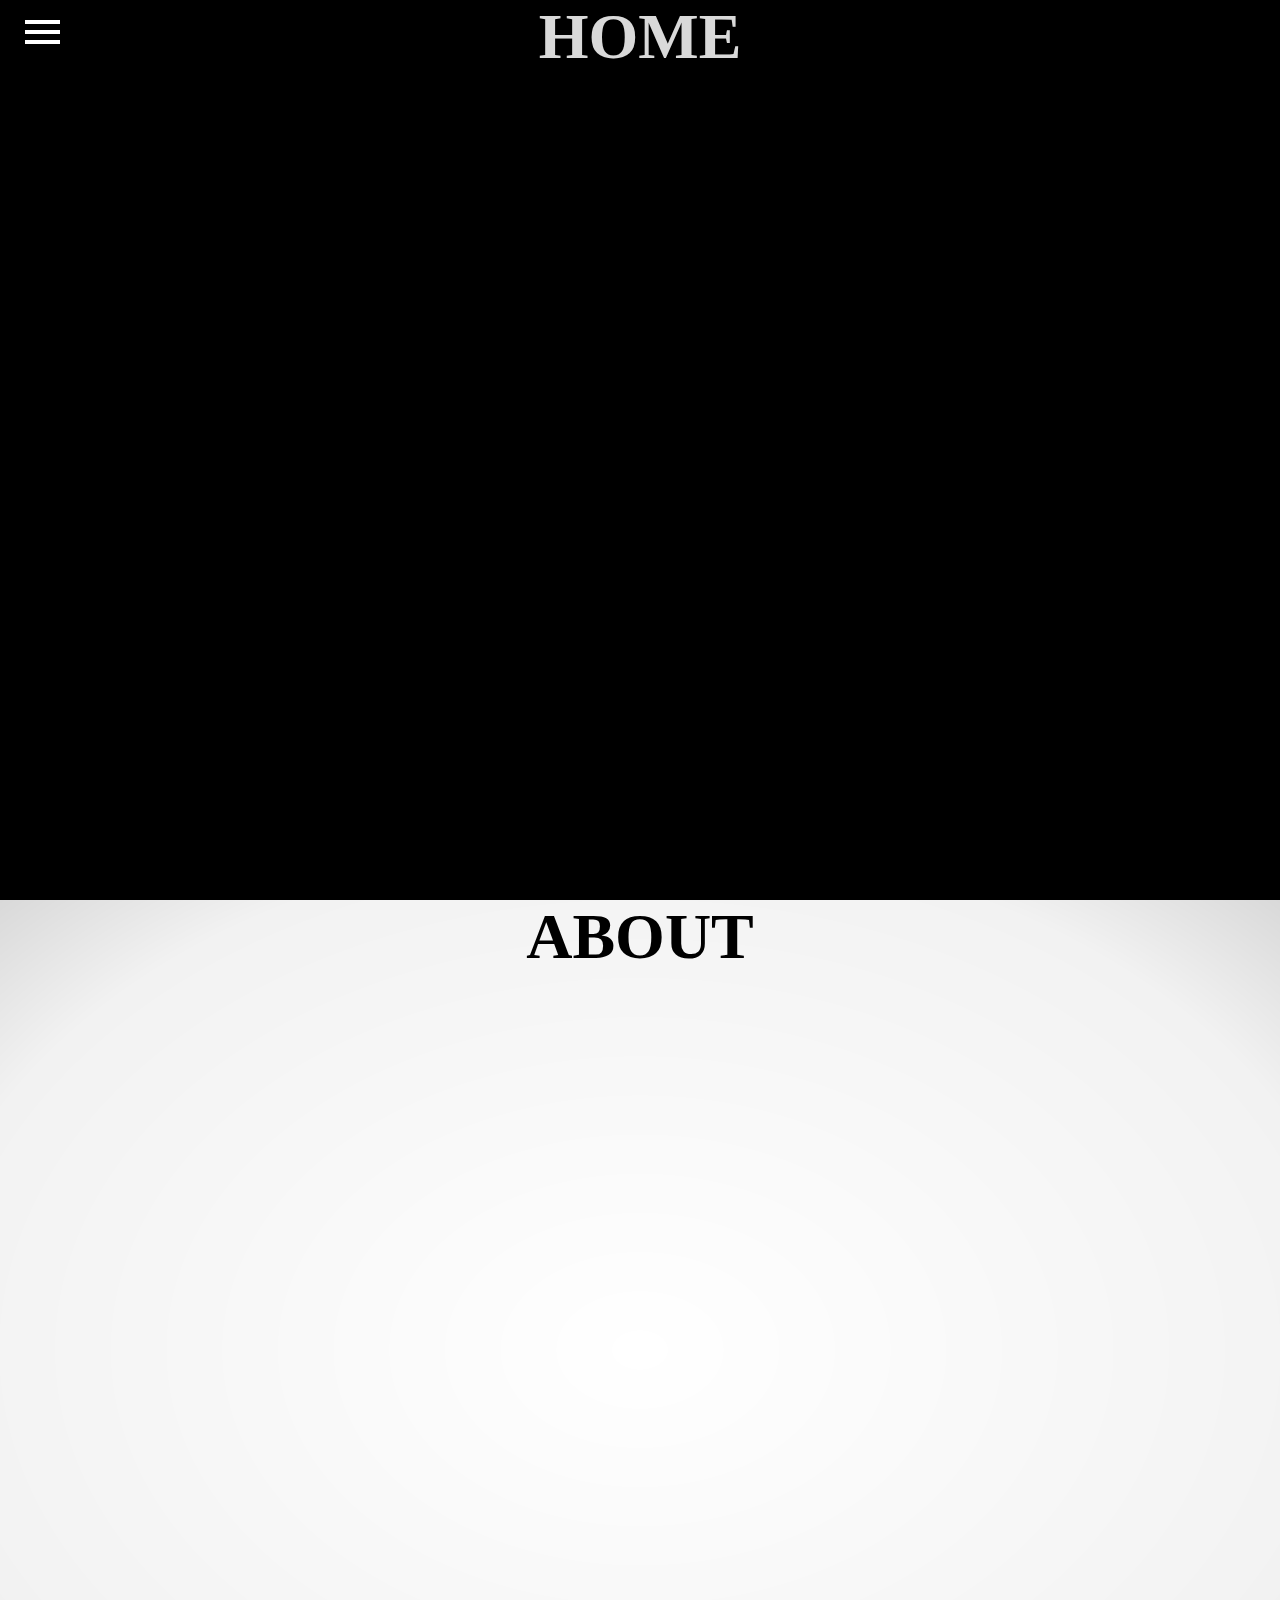
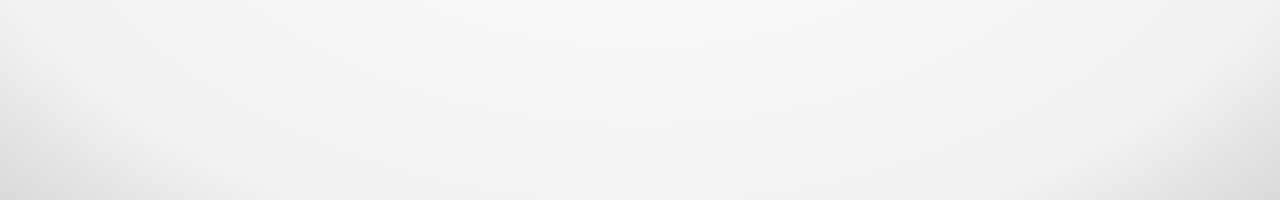
<file: port/index.html>
<!DOCTYPE html>
<html lang="ko">
<head>
  <meta charset="UTF-8">
  <meta http-equiv="X-UA-Compatible" content="IE=edge">
  <meta name="viewport" content="width=device-width, initial-scale=1.0">
  <link rel="stylesheet" href="./css/reset.css">
  <link rel="stylesheet" href="./css/style.css">
  <title>PORTFOLIO</title>
</head>
<body>
  <input type="radio" name="tab" id="menu">

  <div class="container">
    <input type="radio" name="tab" id="home" checked>
    <section class="home">
      <h1 class="title">HOME</h1>

      <label for="home"></label>
    </section>

    <input type="radio" name="tab" id="about">
    <section>
      <h1 class="title">ABOUT</h1>

      <label for="about"></label>
    </section>


    <div class="menu">
      <div>
        <label for="menu"></label>
        <label for="home"></label>
      </div>
    </div>
  </div>
</body>
</html>
</file>
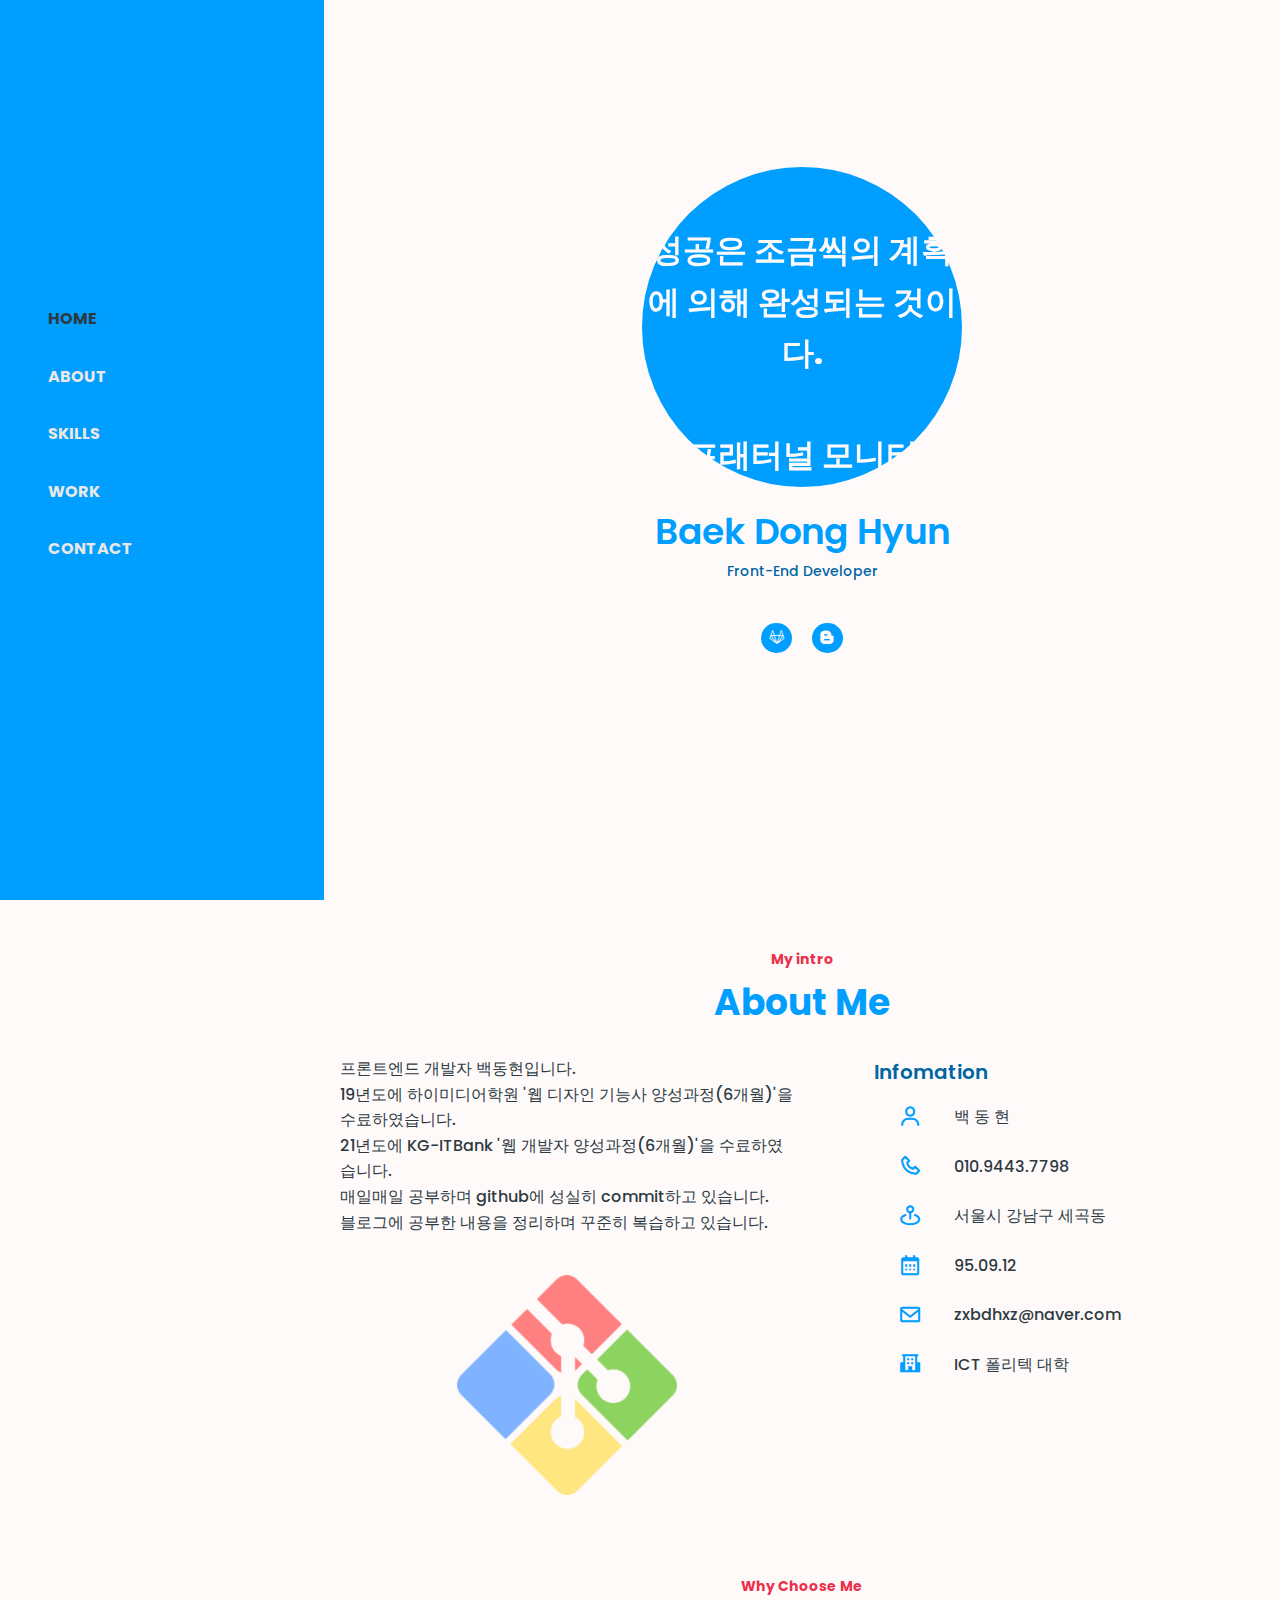
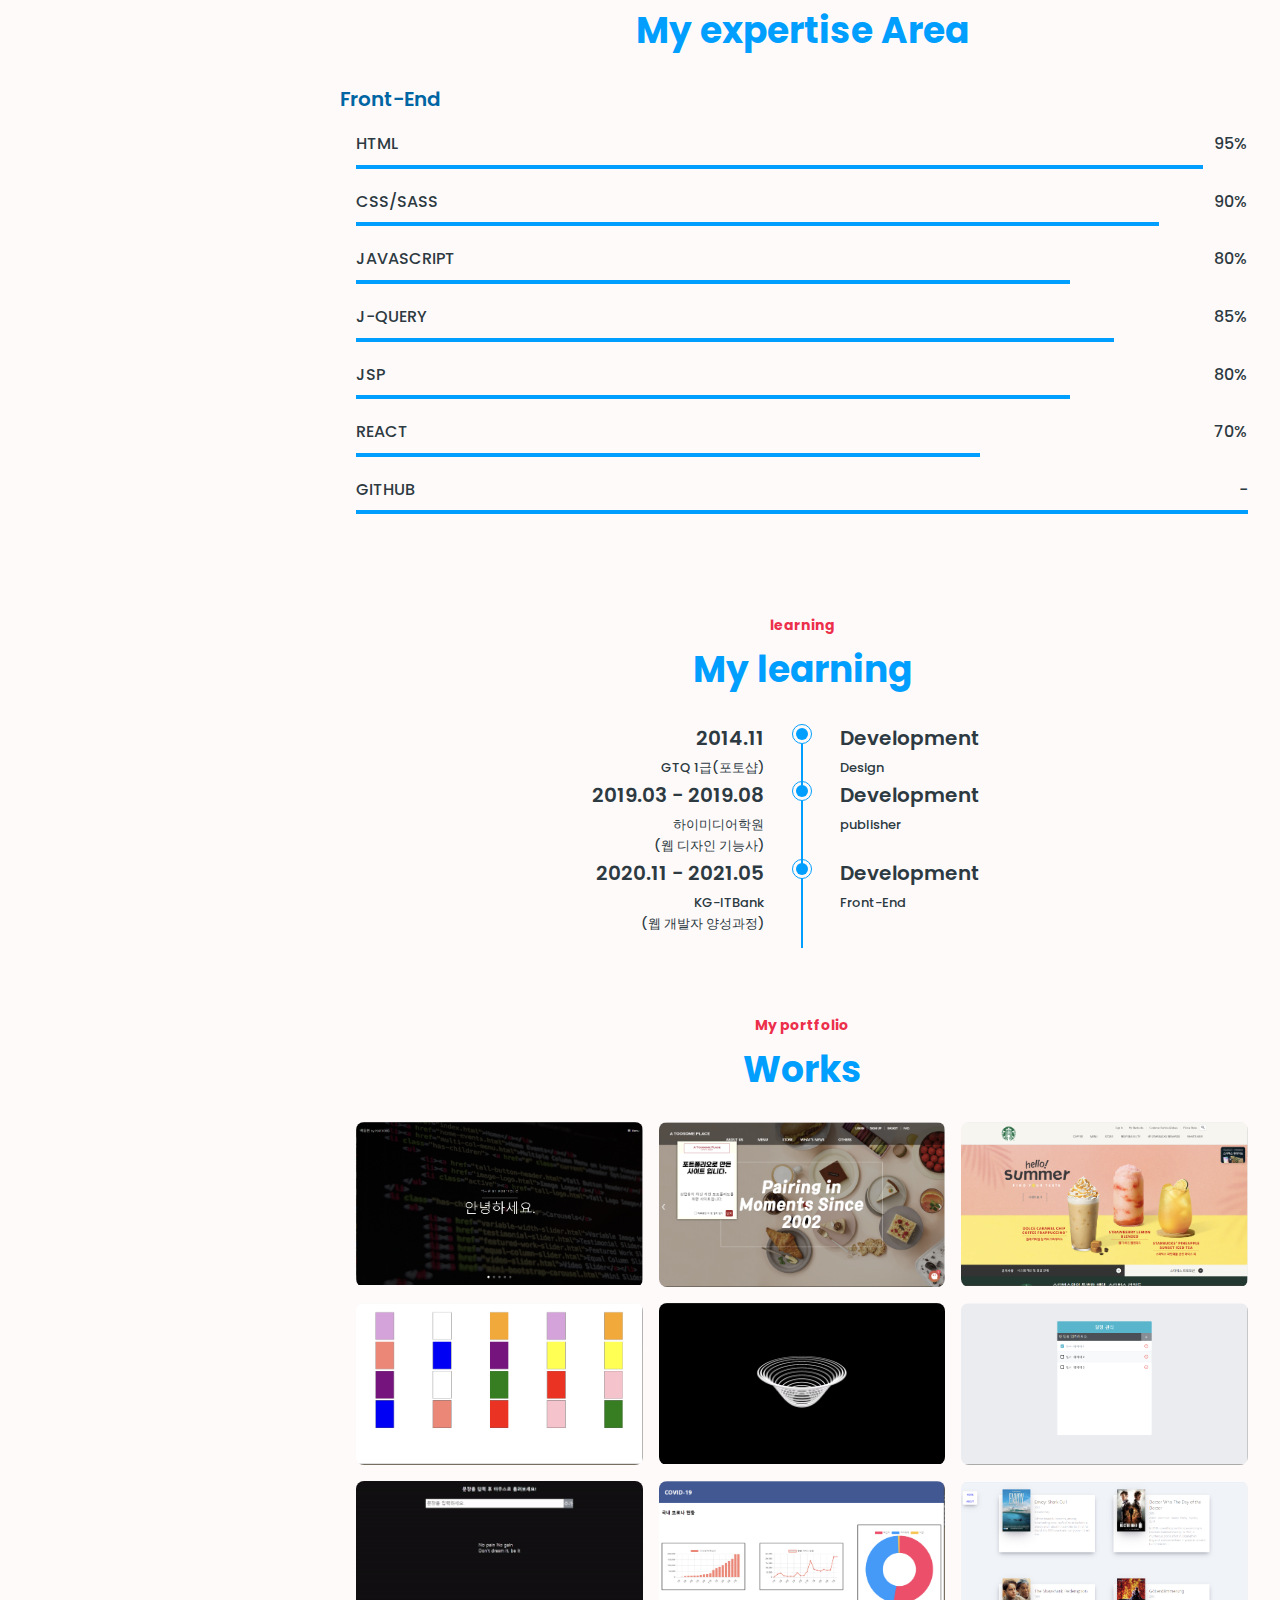
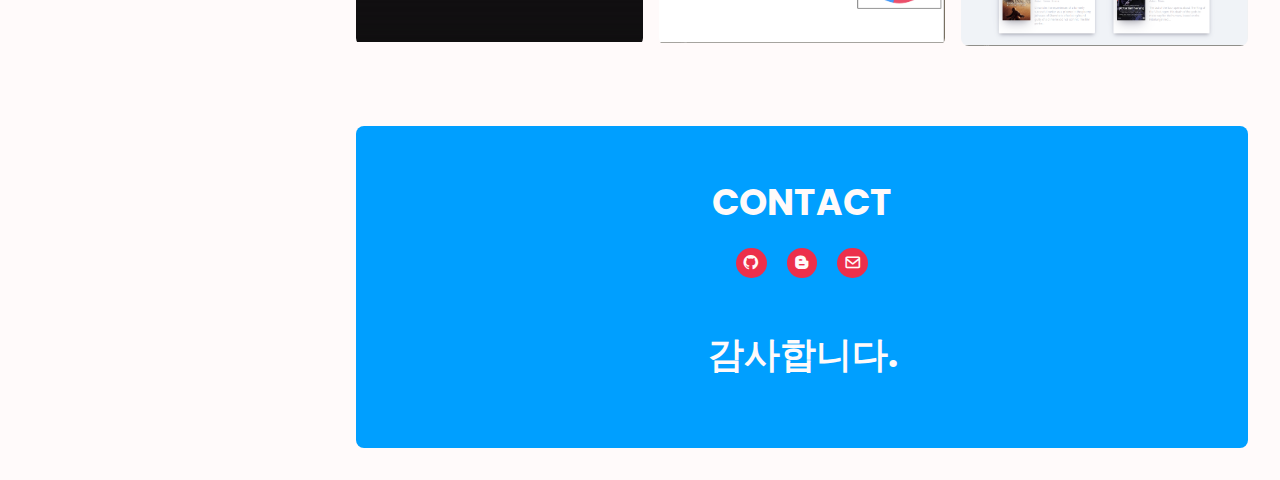
<file: realTem/template2/index.html>
<!DOCTYPE html>
<html lang="ko">
<head>
  <meta charset="UTF-8">
  <meta http-equiv="X-UA-Compatible" content="IE=edge">
  <meta name="viewport" content="width=device-width, initial-scale=1.0">
  <!-- CSS -->
  <link rel="stylesheet" href="./css/reset.css">
  <link rel="stylesheet" href="./css/style.css">

  <!-- icons -->
  <link rel='stylesheet' href='https://unpkg.com/boxicons@2.0.9/css/boxicons.min.css'>
  
  <!-- JavaScript -->
  <script src="./js/main.js" defer></script>

  <title>Front-End-Devloper Portfolio</title>
</head>
<body>
  <!-- HEADER -->
  <header class="l-header">
    <nav class="nav bg-grid">
      <div class="nav__toggle" id="nav-toggle">
        <i class='bx bx-menu'></i>
      </div>

      <div>
        <a href="#" class="nav__logo">DONGHYUN</a>
      </div>

      <div class="nav__menu" id="nav-menu">
        <div class="nav__close" id="nav-close">
          <i class='bx bx-x' ></i>
        </div>

        <ul class="nav__list">
          <li class="nav__item"><a href="#home" class="nav__link active">HOME</a></li>
          <li class="nav__item"><a href="#about" class="nav__link">ABOUT</a></li>
          <li class="nav__item"><a href="#skills" class="nav__link">SKILLS</a></li>
          <li class="nav__item"><a href="#works" class="nav__link">WORK</a></li>
          <li class="nav__item"><a href="#contact" class="nav__link">CONTACT</a></li>
        </ul>
      </div>
    </nav>
  </header>

  <!-- main -->
  <main class="l-main">
    <!-- HOME -->
    <section class="home" id="home">
      <div class="home__container bg-grid">
        <div class="home__data">
          <div class="home__img">
            <h1 class="title-text front"><br/>성공은 조금씩의 계획에 의해 완성되는 것이다.<br/><br/>프래터널 모니터</h1>
            <h1 class="title-text back">단계적인 계획 수립으로<br/>팀원들의 시너지를<br/>극대화 시켜주는<br/>개발자 백동현입니다.</h1>
          </div>

          <h1 class="home__title">Baek Dong Hyun</h1>
          <span class="home__profession">Front-End Developer</span>

          <div class="home__social">
            <a href="https://github.com/dohy-9443" class="home__social-link"><i class='bx bxl-gitlab' ></i></a>
            <a href="https://velog.io/@dohy9443" class="home__social-link"><i class='bx bxl-blogger' ></i></a>
          </div>
        </div>
      </div>
    </section>

    <section class="about section" id="about">
      <span class="section-subtitle">My intro</span>
      <h2 class="section-title">About Me</h2>

      <div class="about__container bg-gird">
        <div class="about__data">
          <p class="about__description">
            프론트엔드 개발자 백동현입니다.<br/>
            19년도에 하이미디어학원 '웹 디자인 기능사 양성과정(6개월)'을 수료하였습니다.<br/>
            21년도에 KG-ITBank '웹 개발자 양성과정(6개월)'을 수료하였습니다.<br/>
            매일매일 공부하며 github에 성실히 commit하고 있습니다.<br/>
            블로그에 공부한 내용을 정리하며 꾸준히 복습하고 있습니다.
          </p>
          <img src="./img/git.png" alt="" class="about__img">
        </div>

        <div class="about__information">
          <h3 class="about__information-title">Infomation</h3>
          <div class="about__information-data">
            <i class='bx bx-user about__information-icon' ></i>
            <span>백 동 현</span>
          </div>
          <div class="about__information-data">
            <i class='bx bx-phone about__information-icon' ></i>
            <span>010.9443.7798</span>
          </div>
          <div class="about__information-data">
            <i class='bx bx-map-pin about__information-icon' ></i>
            <span>서울시 강남구 세곡동</span>
          </div>
          <div class="about__information-data">
            <i class='bx bx-calendar about__information-icon' ></i>
            <span>95.09.12</span>
          </div>
          <div class="about__information-data">
            <i class='bx bx-envelope about__information-icon' ></i>
            <span>zxbdhxz@naver.com</span>
          </div>
          <div class="about__information-data">
            <i class='bx bxs-school about__information-icon' ></i>
            <span>ICT 폴리텍 대학</span>
          </div>
        </div>
      </div>
    </section>
    <!-- SKILLS -->
    <section class="skills section" id="skills">
      <span class="section-subtitle">Why Choose Me</span>
      <h2 class="section-title">My expertise Area</h2>

      <div class="skills__container bg-gird">
        <div class="skills__content">
          <h3 class="skills__subtitle">Front-End</h3>

          <div class="skills__data">
            <span class="skills__name">HTML</span>
            <span class="skills__number">95%</span>
            <span class="skills__bar skills__html"></span>
          </div>
          
          <div class="skills__data">
            <span class="skills__name">CSS/SASS</span>
            <span class="skills__number">90%</span>
            <span class="skills__bar skills__css"></span>
          </div>
          
          <div class="skills__data">
            <span class="skills__name">Javascript</span>
            <span class="skills__number">80%</span>
            <span class="skills__bar skills__js"></span>
          </div>
          
          <div class="skills__data">
            <span class="skills__name">j-Query</span>
            <span class="skills__number">85%</span>
            <span class="skills__bar skills__jq"></span>
          </div>
          
          <div class="skills__data">
            <span class="skills__name">JSP</span>
            <span class="skills__number">80%</span>
            <span class="skills__bar skills__jsp"></span>
          </div>
          
          <div class="skills__data">
            <span class="skills__name">React</span>
            <span class="skills__number">70%</span>
            <span class="skills__bar skills__react"></span>
          </div>
          
          <div class="skills__data">
            <span class="skills__name">Github</span>
            <span class="skills__number">-</span>
            <span class="skills__bar skills__git"></span>
          </div>
          
        </div>
      </div>
    </section>

    <section class="education section">
      <span class="section-subtitle">learning</span>
      <h2 class="section-title">My learning</h2>

      <div class="education__contaioner bg-grid">
        <div class="education__content">

          <div>
            <h3 class="education__year">2014.11</h3>
            <span class="education__school">GTQ 1급(포토샵)</span>
          </div>

          <div class="education__time">
            <span class="education__rounder"></span>
            <span class="education__line"></span>
          </div>

          <div>
            <h3 class="education__race">Development</h3>
            <span class="education__specialty">Design</span>
          </div>

          <div>
            <h3 class="education__year">2019.03 - 2019.08</h3>
            <span class="education__school">하이미디어학원<br/>(웹 디자인 기능사)</span>
          </div>

          <div class="education__time">
            <span class="education__rounder"></span>
            <span class="education__line"></span>
          </div>

          <div>
            <h3 class="education__race">Development</h3>
            <span class="education__specialty">publisher</span>
          </div>

          <div>
            <h3 class="education__year">2020.11 - 2021.05</h3>
            <span class="education__school">KG-ITBank<br/>(웹 개발자 양성과정)</span>
          </div>

          <div class="education__time">
            <span class="education__rounder"></span>
            <span class="education__line"></span>
          </div>

          <div>
            <h3 class="education__race">Development</h3>
            <span class="education__specialty">Front-End</span>
          </div>
        </div>
      </div>
    </section>

    <!-- WORK -->
    <section class="works section" id="works">
      <span class="section-subtitle">My portfolio</span>
      <h2 class="section-title">Works</h2>

      <div class="works__container bg-grid">
        <div class="works__img">
          <img src="./img/old.PNG" alt="">

          <div class="works__data">
            <a href="http://backdonghyun.com/" class="works__link"><i class='bx bx-link-alt' ></i></a>
            <span class="works__title">예전 포트폴리오</span>
          </div>
        </div>
        
        <div class="works__img">
          <img src="./img/twosome1.PNG" alt="">

          <div class="works__data">
            <a href="http://ec2-15-164-100-122.ap-northeast-2.compute.amazonaws.com/" class="works__link"><i class='bx bx-link-alt' ></i></a>
            <span class="works__title">투썸 플레이스</span>
          </div>
        </div>
        
        <div class="works__img">
          <img src="./img/starbucks.PNG" alt="">

          <div class="works__data">
            <a href="https://dohy-9443.github.io/starbucks_copy/" class="works__link"><i class='bx bx-link-alt' ></i></a>
            <span class="works__title">스타벅스</span>
          </div>
        </div>
        
        <div class="works__img">
          <img src="./img/card.PNG" alt="">

          <div class="works__data">
            <a href="https://dohy-9443.github.io/Cards/" class="works__link"><i class='bx bx-link-alt' ></i></a>
            <span class="works__title">Card 뒤집기</span>
          </div>
        </div>
        
        <div class="works__img">
          <img src="./img/3d.gif" alt="">

          <div class="works__data">
            <a href="https://dohy-9443.github.io/3D_Circle_wave/" class="works__link"><i class='bx bx-link-alt' ></i></a>
            <span class="works__title">리액트 미니1(3D 원)</span>
          </div>
        </div>
        
        <div class="works__img">
          <img src="./img/todo.PNG" alt="">

          <div class="works__data">
            <a href="https://dohy-9443.github.io/react-todo-app/" class="works__link"><i class='bx bx-link-alt' ></i></a>
            <span class="works__title">리액트 미니2(todo)</span>
          </div>
        </div>
        
        <div class="works__img">
          <img src="./img/smoke.gif" alt="">

          <div class="works__data">
            <a href="https://dohy-9443.github.io/input-smoke/" class="works__link"><i class='bx bx-link-alt' ></i></a>
            <span class="works__title">리액트 미니3(input-smoke)</span>
          </div>
        </div>
        
        <div class="works__img">
          <img src="./img/covid-19.PNG" alt="">

          <div class="works__data">
            <a href="https://dohy-9443.github.io/COVID-19/" class="works__link"><i class='bx bx-link-alt' ></i></a>
            <span class="works__title">리액트 미니4(COVID-19)</span>
          </div>
        </div>
        
        <div class="works__img">
          <img src="./img/movie.PNG" alt="">

          <div class="works__data">
            <a href="https://dohy-9443.github.io/movie-app/#/" class="works__link"><i class='bx bx-link-alt' ></i></a>
            <span class="works__title">리액트 미니5(movie-app)</span>
          </div>
        </div>
      </div>
    </section>
    <section class="footer section" id="contact">
      <div class="footer__container bg-grid">
        <h1 class="footer__title">CONTACT</h1>
        <div class="footer__social">
          <a href="https://github.com/dohy-9443" class="footer__link"><i class='bx bxl-github' ></i></a>
          <a href="https://velog.io/@dohy9443" class="footer__link"><i class='bx bxl-blogger' ></i></a>
          <a href="www.zxbdhxz.com" class="footer__link"><i class='bx bx-envelope' ></i></a>
        </div>

        <h2 class="footer__title">감사합니다.</h2>
      </div>
    </section>
  </main>
</body>
</html>
</file>
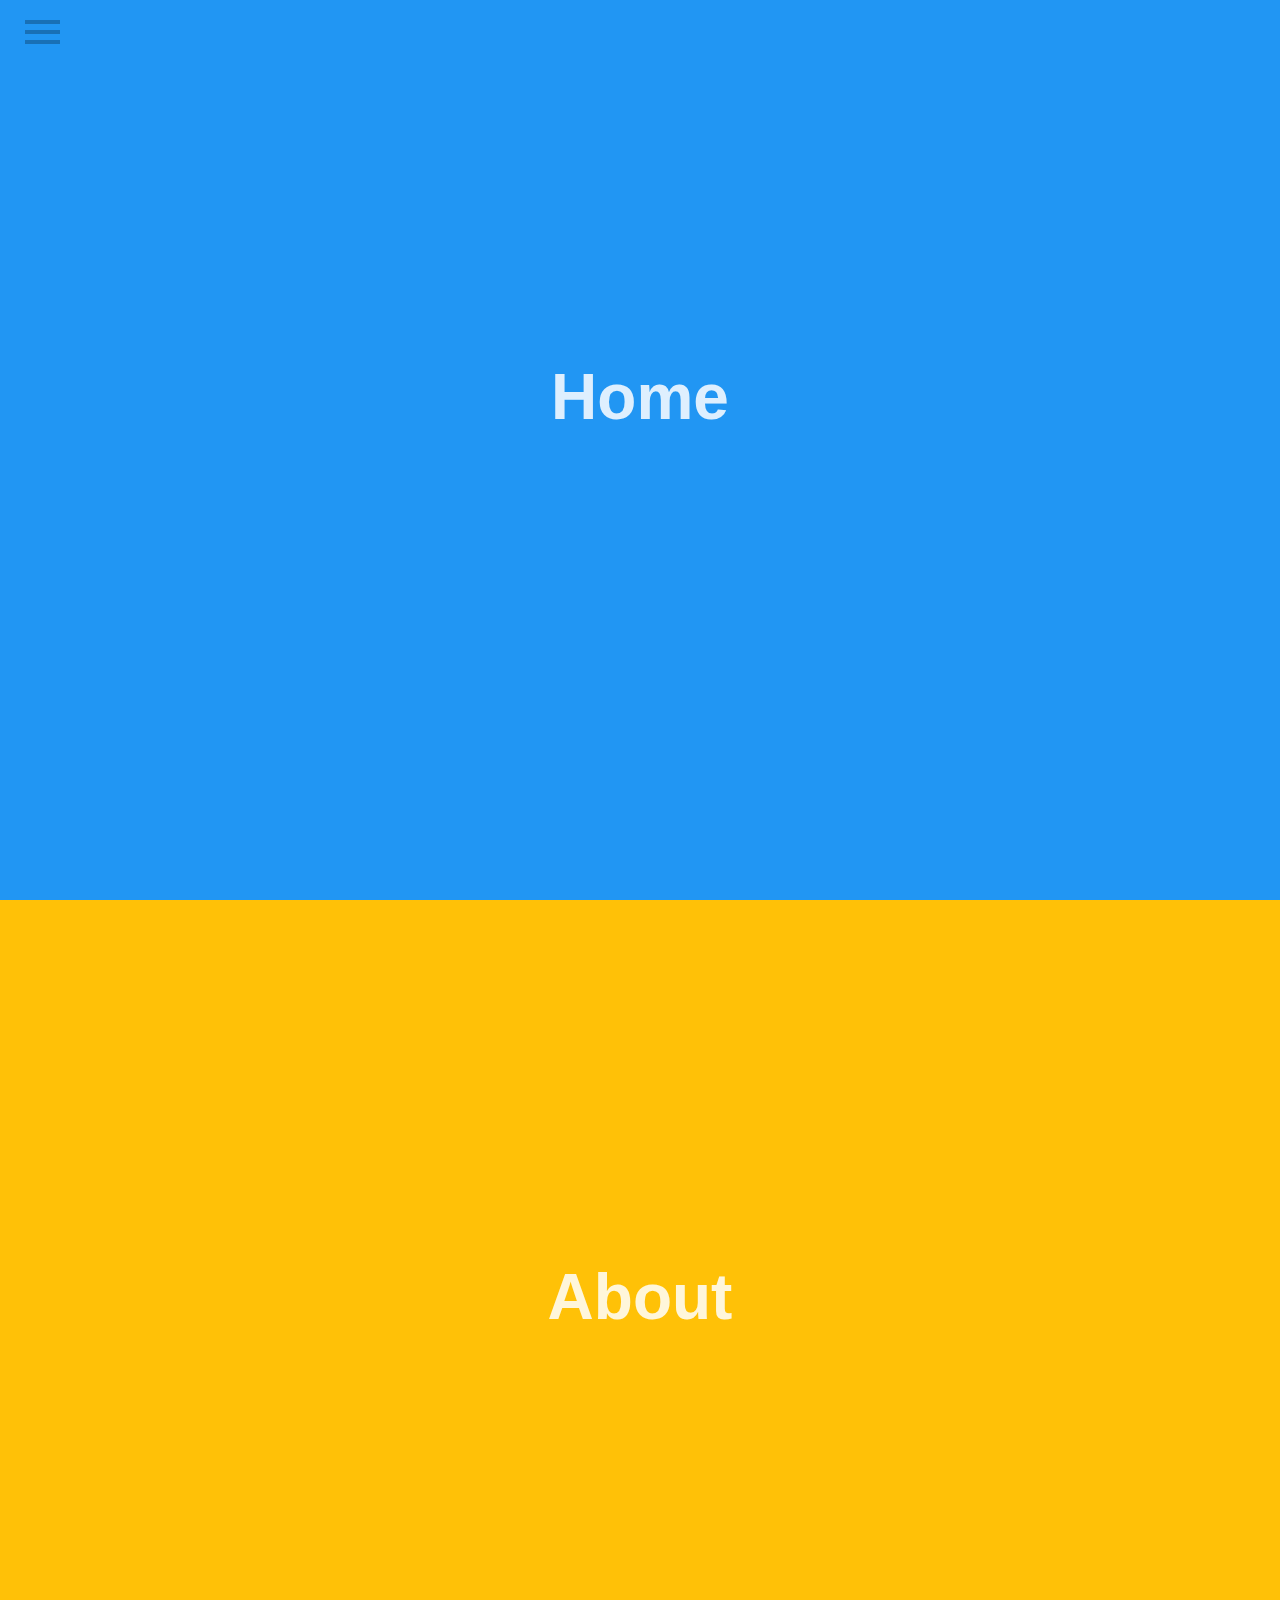
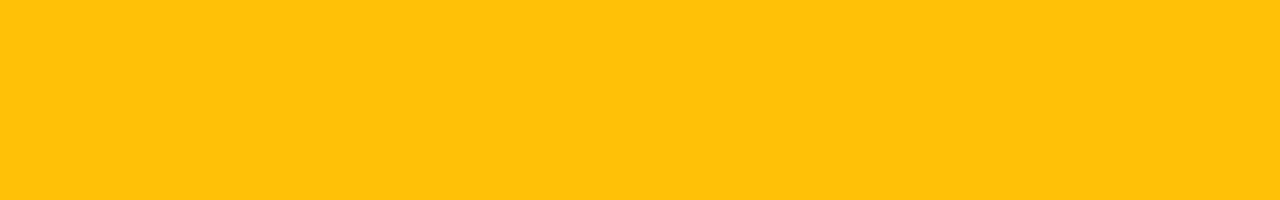
<file: index1.html>
<!DOCTYPE html>
<html lang="ko">
<head>
  <meta charset="UTF-8">
  <meta http-equiv="X-UA-Compatible" content="IE=edge">
  <meta name="viewport" content="width=device-width, initial-scale=1.0">
  <link rel="stylesheet" href="css/style.css">
  <title>TEMPLATE</title>
</head>
<body>
  <form>
    <input type="radio" name="tab" id="menu"/>
    <div class="container">
      <input type="radio" name="tab" checked="checked" id="home"/>
      <section class="home">
        <h1>Home</h1>
        <label for="home"></label>
      </section>





      <input type="radio" name="tab" id="about"/>
      <section class="about">
        <h1>About</h1>
        <label for="about"></label>
      </section>






      <input type="radio" name="tab" id="work"/>
      <section class="work">
        <h1>Work</h1>
        <label for="work"></label>
      </section>





      <input type="radio" name="tab" id="contact"/>
      <section class="contact">
        <h1>Contact</h1>
        <label for="contact"></label>
      </section>

    </div>


    <div class="menu">
      <div>
        <label for="menu"></label>
        <label for="home"></label>
      </div>
    </div>

    
  </form>
</body>
</html>
</file>
<file: port/css/style.css>
@charset "utf-8";

.container {
  width: 100%;
  height: 100vh;
  transition: all 0.5s;
  transform-style: preserve-3d;
}

.container section {
  width: 100%;
  height: 100vh;
  position: absolute;
  top: 100vh;
  transition: top 0.5s;
  transform-style: preserve-3d;
}

section.home {
  background-color: #000;
}

section.about {
  background-color: aliceblue;
}

.title {
  text-align: center;
  font-size: 64px;
  transition: transform 0.5s;
  transform-style: preserve-3d;
}

section.home .title {
  color: rgba(255,255,255,0.85);
}

section label {
  display: block;
  width: 100%;
  height: 100vh;
  position: absolute;
  top: 0;
}

.menu {
  display: block;
  width: 35px;
  height: 4px;
  position: fixed;
  top: 20px;
  left: 25px;
  z-index: 1000;
  transition: all 0.2s;
  background-color: #fff;
}
.menu::before,
.menu::after {
  content: '';
  position: absolute;
  display: block;
  width: 35px;
  height: 4px;
  background: #fff;
  transition: all 0.2s;
}
.menu::before {
  top: 10px;
}
.menu::after {
  top: 20px;
}
.menu:hover {
  background: #fff;
}
.menu:hover::before,
.menu:hover::after {
  background: #fff;
}
</file>
<file: realTem/template2/css/style.css>
@charset "utf-8";
@import url('https://fonts.googleapis.com/css2?family=Poppins:wght@400;500;600;700&display=swap');

/* font-family: 'Poppins', sans-serif; */
/* CSS 변수 설정하기 */

:root {
  --header-height: 3rem;
  --nav-width: 324px;

  /* font */
  --font-medium: 500;
  --font-semi-bold: 600;
  --font-bold: 700;

  /* color */
  --first-color: #009FFF;
  --first-color-dark: #0066a3;
  --first-color-darken: #ec2F4B;
  --first-color-light: #eae7e6;
  --first-color-lighten: #fffafa;
  --text-color: #2d3a42;

  /* font , typography */
  --body-font: 'Poppins', sans-serif;
  --h1-font-size: 1.5rem;
  --h2-font-size: 1.25rem;
  --h3-font-size: 1rem;
  --normal-font-size: 0.938rem;
  --small-font-size: 0.813rem;
  --smaller-font-size: 0.75rem;

  /* margin */
  --mb-1: 0.5rem;
  --mb-2: 1rem;
  --mb-3: 1.5rem;
  --mb-4: 2rem;
  --mb-5: 2.5rem;

  /* z-index */
  --z-fixed: 100;
}

@media screen and (min-width: 768px) {
  :root {
    --h1-font-size: 2.25rem;
    --h2-font-size: 1.5rem;
    --h3-font-size: 1.25rem;
    --normal-font-size: 1rem;
    --small-font-size: 0.875rem;
    --smaller-font-size: 0.813rem;
  }  
}

body {
  margin: var(--header-height) 0 0 0;
  font-family: var(--body-font);
  font-size: var(--normal-font-size);
  font-weight: var(--font-medium);
  background-color: var(--first-color-lighten);
  color: var(--text-color);
  line-height: 1.6;
}

h3 { font-weight: var(--font-semi-bold); }
a { color: var(--text-color); }

/* class */
/* section */
.section { padding: 4rem 1rem 2rem; }

.section-title {
  font-size: var(--h1-font-size);
  color: var(--first-color);
  margin-bottom: var(--mb-3);
  text-align: center;
}

.section-subtitle {
  display: block;
  font-size: var(--small-font-size);
  color: var(--first-color-darken);
  text-align: center;
  font-weight: var(--font-bold);
  margin-bottom: 0.25rem;
}

/* layout */
.bg-grid {
  display: grid;
  grid-template-columns: 100%;
  column-gap: 2rem;
  max-width: 1024px;
  width: calc(100% - 2rem);
  margin-left: var(--mb-2);
  margin-right: var(--mb-2);
}

.l-header {
  width: 100%;
  position: fixed;
  top: 0;
  left: 0;
  z-index: var(--z-fixed);
  background-color: var(--first-color-lighten);
  box-shadow: 0 2px 4px rgba(0,0,0,0.1);
}

/* nav */
.nav {
  display: flex;
  justify-content: space-between;
  align-items: center;
  height: var(--header-height);
}

.nav__menu {
  position: fixed;
  top: 0;
  left: -100%;
  width: 90%;
  height: 100vh;
  padding: 3rem;
  display: flex;
  align-items: center;
  background-color: var(--first-color);
  transition: 0.5s;
}

.show { left: 0; }

.nav__close {
  position: absolute;
  top: 1rem;
  right: 1rem;
  font-size: 2rem;
  color: var(--first-color-dark);
  cursor: pointer;
}

.nav__item {
  margin-bottom: var(--mb-4);
}

.nav__link {
  font-size: 1rem;
  color: var(--first-color-light);
  font-weight: var(--font-bold);
  transition: 0.3s;
}


.nav__link:hover {
  color: var(--text-color);
}

.nav__toggle {
  color: var(--first-color-dark);
  font-size: 1.3rem;
  cursor: pointer;
}

.active { color: var(--text-color); }

/* home */
.home__container {
  height: calc(100vh - var(--header-height));
  align-items: center;
}

.home__data {
  display: flex;
  flex-direction: column;
  align-items: center;
  height: max-content;
  text-align: center;
}

.home__img {
  width: 320px;
  height: 320px;
  /* overflow: hidden; */
  margin-bottom: var(--mb-2);
  position: relative;
  transform-style: preserve-3d;
  perspective: 300px;
}

.home__img .title-text {
  position: absolute; 
  width: 100%;
  height: 100%;
  top: 0;
  border-radius: 50%;
  display: flex;
  justify-content: center;
  align-items: center;
  transform-style: preserve-3d;
  backface-visibility: hidden;
  background-color: var(--first-color);
  color: var(--first-color-lighten);
  transition: 1s;
  /* overflow: hidden; */
  animation: move 1s infinite;
}

@keyframes move {
  0% {top: 0%;}
  50% {top: 5%;}
  100% {top: 0%;}
}

.home__img:hover .title-text.front {
  transform: rotateY(180deg);
}

.home__img .title-text.back {
  transform: rotateY(180deg);
  background-color: rgba(0, 102, 163, 0.7);
}

.home__img:hover .title-text.back {
  transform: rotateY(360deg);
}

.home__title {
  font-size: var(--h1-font-size);
  color: var(--first-color);
  font-weight: var(--font-semi-bold);
}

.home__profession {
  font-size: var(--small-font-size);
  color: var(--first-color-dark);
  margin-bottom: var(--mb-5);
}

.home__social {
  margin-bottom: 5rem;
}

.home__social-link {
  display: inline-flex;
  background-color: var(--first-color);
  color: var(--first-color-lighten);
  font-size: 1.1rem;
  border-radius: 50%;
  padding: 0.4rem;
  margin: 0 var(--mb-1);
  transition: 0.3s;
}

.home__social-link:hover {
  background-color: var(--first-color-dark);
}

/* about */
.about__container {
  row-gap: 2rem;
}

.about__data {
  text-align: center;
}

.about__description {
  margin-bottom: var(--mb-4);
}

.about__img {
  width: 150px;
  border-radius: 0.5rem;
  margin: 0 auto;
}

.about__information {
  margin-bottom: var(--mb-4);
}

.about__information-title {
  font-size: var(--h3-font-size);
  color: var(--first-color-dark);
  margin-bottom: var(--mb-2);
}

.about__information-data {
  display: flex;
  align-items: center;
  padding-left: 1.5rem;
  margin-bottom: var(--mb-3);
}

.about__information-icon {
  font-size: 1.5rem;
  color: var(--first-color);
  margin-right: var(--mb-4);
}

/* skills */
.skills__container {
  row-gap: 2rem;
}

.skills__subtitle {
  font-size: var(--h3-font-size);
  color: var(--first-color-dark);
  margin-bottom: var(--mb-2);
}

.skills__data {
  position: relative;
  display: flex;
  justify-content: space-between;
  margin: 0 var(--mb-2);
  margin-bottom: var(--mb-4);
}

.skills__name {
  text-transform: uppercase;
}

.skills__bar {
  position: absolute;
  bottom: -0.75rem;
  height: 0.25rem;
  background-color: var(--first-color);
}

.skills__html { width: 95%; }
.skills__css { width: 90%; }
.skills__js { width: 80%; }
.skills__jq { width: 85%; }
.skills__jsp { width: 80%; }
.skills__react { width: 70%; }
.skills__git { width: 100%; }

/* education */
.education__container {
  row-gap: 2rem;
}

.education__content {
  display: grid;
  grid-template-columns: 1fr max-content 1fr;
}

.education__year, .education__race {
  font-size: var(--h3-font-size);
  margin-bottom: 0.25rem;
}

.education__school, .education__specialty {
  display: block;
  font-size: var(--smaller-font-size);
}

.education__year, .education__school {
  text-align: right;
}

.education__time {
  padding: 0 1rem;
  justify-self: center;
}

.education__rounder {
  position: relative;
  display: inline-block;
  width: 12px;
  height: 12px;
  background-color: var(--first-color);
  border-radius: 50%;
}

.education__rounder::before {
  content: '';
  position: absolute;
  transform: translate(-4px, -4px);
  width: 20px;
  height: 20px;
  border: 1px solid var(--first-color);
  border-radius: 50%;
}

.education__line {
  display: block;
  height: 90%;
  width: 2px;
  background-color: var(--first-color);
  transform: translate(5px, -4px);
}

/* works */
.works__container {
  justify-items: center;
  row-gap: 2rem;
}

.works__img {
  position: relative;
  overflow: hidden;
  border-radius: 0.5rem;
}

.works__data {
  position: absolute;
  bottom: -100%;
  width: 100%;
  height: 100%;
  display: flex;
  flex-direction: column;
  justify-content: center;
  align-items: center;
  background: rgba(0, 159, 255, 0.7);
  border-radius: 0.5rem;
  transition: 0.3s;
}

.works__link {
  display: inline-flex;
  font-size: 1.5rem;
  background-color: var(--first-color-lighten);
  color: var(--first-color);
  padding-left: 0.25rem;
  margin-bottom: var(--mb-2);
}

.works__title {
  font-size: var(--h2-font-size);
  color: var(--first-color-lighten);
}

.works__img:hover .works__data{
  bottom: 0;
}

/* footer */
.footer {
  background-color: var(--first-color);
  color: var(--first-color-lighten);
  text-align: center;
}

.footer__title {
  font-size: var(--h1-font-size);
  margin-bottom: var(--mb-2);
}

.footer__social {
  margin-bottom: 3rem;
}

.footer__link {
  display: inline-flex;
  background-color: var(--first-color-darken);
  color: var(--first-color-lighten);
  font-size: 1.1rem;
  border-radius: 50%;
  padding: 0.4rem;
  margin: 0 var(--mb-1);
  transition: 0.3s;
}
.footer__link:hover {
  background-color: var(--first-color-lighten);
  color: var(--first-color);
}

/* 반응형 */
@media screen and (min-width: 768px) {
  .nav__menu {
    width: var(--nav-width);
  }

  .about__container, .works__container {
    display: grid;
    gap: 1rem;
    grid-template-columns: repeat(2,1fr);
  }

  .about__data {
    text-align: initial;
  }

  .about__description {
    margin-bottom: var(--mb-5);
  }

  .about__img {
    width: 220px;
  }

  .about__information {
    padding-left: 4rem;
  }

  .education__time {
    padding: 0 2rem;
  }

  .footer {
    background: none;
  }
  .footer__container {
    background-color: var(--first-color);
    padding: 3rem 0;
    border-radius: 0.5rem;
  }
}

@media screen and (min-width: 1024px) {
  body {
    margin: 0;
    padding-left: var(--nav-width);
  }

  .l-header {
    width: 0;
  }

  .nav__toggle, .nav__logo, .nav__close {
    display: none;
  }

  .nav__menu {
    left: 0;
  }

  .home__container {
    height: 100vh;
  }

  .section {
    padding: 3rem 1rem 2rem;
  }

  .bg-grid {
    margin-left: auto;
    margin-right: auto;
  }

  .works__container {
    grid-template-columns: repeat(3, 1fr);
  }
}
</file>
<file: css/style.css>
@charset "utf-8";

body {
  margin: 0;
  padding: 0;
  font-weight: 300;
  font-family: 'Raleway', sans-serif;
  background: #fff;
  background: radial-gradient(ellipse at center, rgba(0,0,0,0) 0%, rgba(0,0,0,0.05) 80%, rgba(0,0,0,0.15) 100%);
  overflow: hidden;
  transform-style: preserve-3d;
}
input[type='radio'],
.hide {
  display: none;
}
input[type='radio']:checked + section {
  top: 0;
}
.container {
  width: 100%;
  height: 100vh;
  transition: all 500ms;
  transform-style: preserve-3d;
}
.container section {
  position: absolute;
  top: 100vh;
  width: 100%;
  height: 100vh;
  transition: top 500ms;
  transform-style: preserve-3d;
}
.container section.home {
  background: #2196f3;
}
.container section.about {
  background: #ffc107;
}
.container section.work {
  background: #4caf50;
}
.container section.contact {
  background: #f44336;
}
.container section h1 {
  margin: 0;
  font-size: 64px;
  transform: translate(0, 40vh);
  text-align: center;
  color: rgba(255,255,255,0.85);
  transition: transform 500ms;
  transform-style: preserve-3d;
}
.container section label {
  display: block;
  position: absolute;
  top: 0;
  width: 100%;
  height: 100vh;
}
.menu {
  display: block;
  position: fixed;
  top: 20px;
  left: 25px;
  z-index: 1000;
  transform: 0deg;
  transition: all 200ms;
  width: 35px;
  height: 4px;
  background: rgba(0,0,0,0.25);
}
.menu::before,
.menu::after {
  content: '';
  display: block;
  position: absolute;
  width: 35px;
  height: 4px;
  background: rgba(0,0,0,0.25);
  transition: all 200ms;
}
.menu::before {
  top: 10px;
}
.menu::after {
  top: 20px;
}
.menu:hover {
  background: #fff;
}
.menu:hover::before,
.menu:hover::after {
  background: #fff;
}
.menu div,
.menu div label:nth-child(1) {
  display: block;
  width: 35px;
  height: 35px;
  position: absolute;
  top: -6px;
}
.menu div label:nth-child(2) {
  display: none;
}
#menu:checked + .container {
  transform: scale(0.65) translateY(-18%);
  transition: all 500ms;
  transform-style: preserve-3d;
}
#menu:checked + .container section {
  cursor: pointer;
  overflow: hidden;
  opacity: 1;
  box-shadow: 0 0 40px rgba(0,0,0,0.25);
  transform-style: preserve-3d;
}
#menu:checked + .container section h1 {
  transform: scale(0.5);
  transform-style: preserve-3d;
}
#menu:checked + .container + .menu {
  top: 30px;
  left: 20px;
  transform: rotate(225deg);
  transition: all 200ms;
  transform-origin: center center;
  background: #646464;
}
#menu:checked + .container + .menu::before,
#menu:checked + .container + .menu::after {
  background: #646464;
  transition: all 200ms;
}
#menu:checked + .container + .menu::before {
  opacity: 0;
  transition: opacity 0s;
}
#menu:checked + .container + .menu::after {
  margin-top: -20px;
  transform: rotate(90deg);
}
#menu:checked + .container + .menu div label:nth-child(2) {
  display: block;
  width: 35px;
  height: 35px;
  position: absolute;
  top: -6px;
}
#menu:checked + .container + .menu div label:nth-child(1) {
  display: none;
}
.container section.home {
  z-index: 99;
}
.container section.about {
  z-index: 98;
}
.container section.work {
  z-index: 97;
}
.container section.contact {
  z-index: 96;
}
#menu:checked + .container section.home {
  top: 192px;
}
#menu:checked + .container section.home:hover {
  top: 188px;
}
#menu:checked + .container section.about {
  top: 132px;
}
#menu:checked + .container section.about:hover {
  top: 128px;
}
#menu:checked + .container section.work {
  top: 72px;
}
#menu:checked + .container section.work:hover {
  top: 68px;
}
#menu:checked + .container section.contact {
  top: 12px;
}
#menu:checked + .container section.contact:hover {
  top: 8px;
}
</file>
